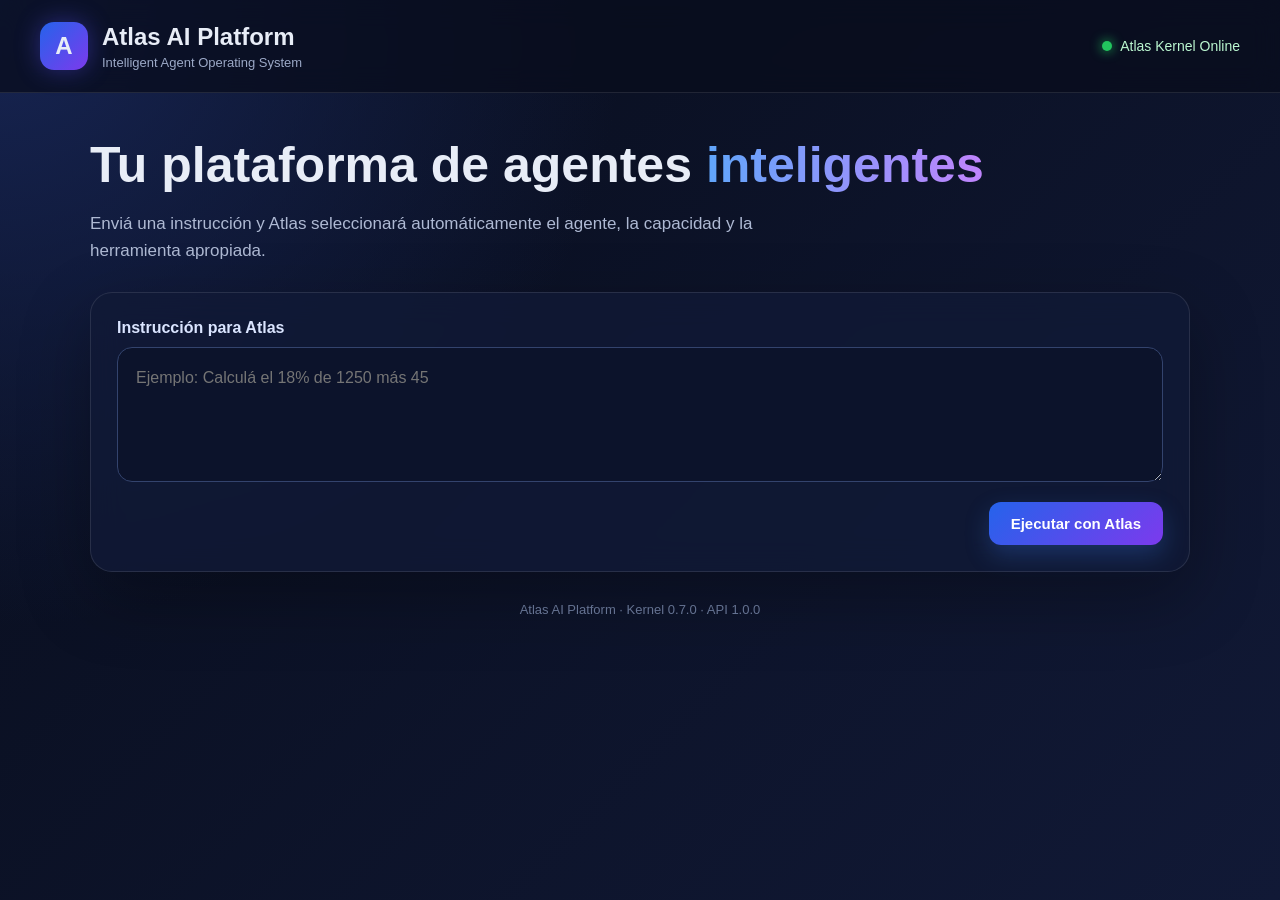
<file: app/ui/index.html>
<!DOCTYPE html>
<html lang="es">
<head>
    <meta charset="UTF-8">
    <meta
        name="viewport"
        content="width=device-width, initial-scale=1.0"
    >

    <title>Atlas AI Platform</title>

    <style>
        * {
            box-sizing: border-box;
        }

        body {
            margin: 0;
            min-height: 100vh;
            font-family: Arial, Helvetica, sans-serif;
            color: #e8edf7;
            background:
                radial-gradient(circle at top left, #172554, transparent 40%),
                linear-gradient(135deg, #080d1c, #111936);
        }

        .header {
            display: flex;
            justify-content: space-between;
            align-items: center;
            padding: 22px 40px;
            border-bottom: 1px solid rgba(255, 255, 255, 0.10);
            background: rgba(8, 13, 28, 0.75);
            backdrop-filter: blur(14px);
        }

        .brand {
            display: flex;
            align-items: center;
            gap: 14px;
        }

        .logo {
            display: grid;
            place-items: center;
            width: 48px;
            height: 48px;
            font-size: 24px;
            font-weight: bold;
            border-radius: 14px;
            background: linear-gradient(135deg, #2563eb, #7c3aed);
            box-shadow: 0 0 25px rgba(79, 70, 229, 0.45);
        }

        .brand h1 {
            margin: 0;
            font-size: 24px;
        }

        .brand p {
            margin: 4px 0 0;
            color: #9ca9c7;
            font-size: 13px;
        }

        .status {
            display: flex;
            align-items: center;
            gap: 8px;
            color: #bbf7d0;
            font-size: 14px;
        }

        .status-dot {
            width: 10px;
            height: 10px;
            border-radius: 50%;
            background: #22c55e;
            box-shadow: 0 0 12px #22c55e;
        }

        .container {
            width: min(1100px, calc(100% - 40px));
            margin: 45px auto;
        }

        .hero {
            margin-bottom: 28px;
        }

        .hero h2 {
            margin: 0 0 10px;
            font-size: clamp(30px, 5vw, 50px);
            line-height: 1.1;
        }

        .hero span {
            background: linear-gradient(90deg, #60a5fa, #c084fc);
            -webkit-background-clip: text;
            color: transparent;
        }

        .hero p {
            max-width: 700px;
            color: #aeb9d3;
            font-size: 17px;
            line-height: 1.6;
        }

        .panel {
            padding: 26px;
            border: 1px solid rgba(255, 255, 255, 0.10);
            border-radius: 22px;
            background: rgba(17, 25, 54, 0.80);
            box-shadow: 0 25px 70px rgba(0, 0, 0, 0.30);
            backdrop-filter: blur(16px);
        }

        label {
            display: block;
            margin-bottom: 10px;
            color: #dbe5ff;
            font-weight: bold;
        }

        textarea {
            width: 100%;
            min-height: 135px;
            padding: 18px;
            resize: vertical;
            color: #f8fafc;
            font-family: inherit;
            font-size: 16px;
            line-height: 1.5;
            border: 1px solid #33436d;
            border-radius: 15px;
            outline: none;
            background: #0c132b;
            transition: 0.2s;
        }

        textarea:focus {
            border-color: #60a5fa;
            box-shadow: 0 0 0 3px rgba(96, 165, 250, 0.15);
        }

        .actions {
            display: flex;
            justify-content: flex-end;
            gap: 12px;
            margin-top: 16px;
        }

        button {
            min-width: 150px;
            padding: 13px 22px;
            color: white;
            font-size: 15px;
            font-weight: bold;
            border: none;
            border-radius: 12px;
            cursor: pointer;
            background: linear-gradient(135deg, #2563eb, #7c3aed);
            box-shadow: 0 10px 25px rgba(59, 130, 246, 0.25);
            transition: transform 0.2s, opacity 0.2s;
        }

        button:hover {
            transform: translateY(-2px);
        }

        button:disabled {
            cursor: wait;
            opacity: 0.60;
            transform: none;
        }

        .result-section {
            display: none;
            margin-top: 25px;
        }

        .result-grid {
            display: grid;
            grid-template-columns: repeat(3, 1fr);
            gap: 14px;
            margin-bottom: 16px;
        }

        .info-card {
            padding: 17px;
            border: 1px solid rgba(255, 255, 255, 0.08);
            border-radius: 15px;
            background: #0c132b;
        }

        .info-card .title {
            color: #8fa0c3;
            font-size: 12px;
            text-transform: uppercase;
            letter-spacing: 1px;
        }

        .info-card .value {
            margin-top: 8px;
            color: #f8fafc;
            font-size: 16px;
            font-weight: bold;
        }

        .output-card {
            padding: 20px;
            border-left: 4px solid #60a5fa;
            border-radius: 12px;
            background: #0c132b;
        }

        .output-card h3 {
            margin: 0 0 12px;
            color: #93c5fd;
        }

        .output {
            margin: 0;
            color: #f8fafc;
            font-size: 18px;
            line-height: 1.6;
            white-space: pre-wrap;
        }

        .error {
            display: none;
            margin-top: 18px;
            padding: 16px;
            color: #fecaca;
            border: 1px solid rgba(239, 68, 68, 0.35);
            border-radius: 12px;
            background: rgba(127, 29, 29, 0.35);
        }

        .footer {
            margin-top: 30px;
            text-align: center;
            color: #7180a3;
            font-size: 13px;
        }

        @media (max-width: 750px) {
            .header {
                padding: 18px 20px;
            }

            .status {
                display: none;
            }

            .container {
                margin-top: 30px;
            }

            .result-grid {
                grid-template-columns: 1fr;
            }

            .actions {
                display: block;
            }

            button {
                width: 100%;
            }
        }
    </style>
</head>

<body>

<header class="header">
    <div class="brand">
        <div class="logo">A</div>

        <div>
            <h1>Atlas AI Platform</h1>
            <p>Intelligent Agent Operating System</p>
        </div>
    </div>

    <div class="status">
        <div class="status-dot"></div>
        <span>Atlas Kernel Online</span>
    </div>
</header>

<main class="container">

    <section class="hero">
        <h2>
            Tu plataforma de agentes
            <span>inteligentes</span>
        </h2>

        <p>
            Enviá una instrucción y Atlas seleccionará automáticamente
            el agente, la capacidad y la herramienta apropiada.
        </p>
    </section>

    <section class="panel">

        <label for="prompt">
            Instrucción para Atlas
        </label>

        <textarea
            id="prompt"
            placeholder="Ejemplo: Calculá el 18% de 1250 más 45"
        ></textarea>

        <div class="actions">
            <button id="executeButton" onclick="executeAtlas()">
                Ejecutar con Atlas
            </button>
        </div>

        <div id="errorBox" class="error"></div>

        <section id="resultSection" class="result-section">

            <div class="result-grid">

                <div class="info-card">
                    <div class="title">Agente</div>
                    <div id="agent" class="value">-</div>
                </div>

                <div class="info-card">
                    <div class="title">Capacidad</div>
                    <div id="capability" class="value">-</div>
                </div>

                <div class="info-card">
                    <div class="title">Herramienta</div>
                    <div id="tool" class="value">-</div>
                </div>

            </div>

            <div class="output-card">
                <h3>Resultado</h3>
                <p id="output" class="output"></p>
            </div>

        </section>

    </section>

    <div class="footer">
        Atlas AI Platform · Kernel 0.7.0 · API 1.0.0
    </div>

</main>

<script>
    async function executeAtlas() {
        const promptElement = document.getElementById("prompt");
        const button = document.getElementById("executeButton");
        const resultSection = document.getElementById("resultSection");
        const errorBox = document.getElementById("errorBox");

        const prompt = promptElement.value.trim();

        errorBox.style.display = "none";
        resultSection.style.display = "none";

        if (!prompt) {
            showError("Escribí una instrucción antes de ejecutar.");
            return;
        }

        button.disabled = true;
        button.textContent = "Atlas está trabajando...";

        try {
            const response = await fetch("/execute", {
                method: "POST",
                headers: {
                    "Content-Type": "application/json"
                },
                body: JSON.stringify({
                    prompt: prompt
                })
            });

            const data = await response.json();

            if (!response.ok) {
                const detail = data.detail || "La ejecución no pudo completarse.";
                throw new Error(detail);
            }

            const result = data.result || {};

            document.getElementById("agent").textContent =
                result.agent || "No informado";

            document.getElementById("capability").textContent =
                result.capability || "No informada";

            document.getElementById("tool").textContent =
                result.selected_tool || "No informada";

            document.getElementById("output").textContent =
                result.output ||
                JSON.stringify(result, null, 2);

            resultSection.style.display = "block";

        } catch (error) {
            showError(error.message);
        } finally {
            button.disabled = false;
            button.textContent = "Ejecutar con Atlas";
        }
    }

    function showError(message) {
        const errorBox = document.getElementById("errorBox");

        errorBox.textContent = message;
        errorBox.style.display = "block";
    }

    document
        .getElementById("prompt")
        .addEventListener("keydown", function(event) {
            if (event.ctrlKey && event.key === "Enter") {
                executeAtlas();
            }
        });
</script>

</body>
</html>
</file>
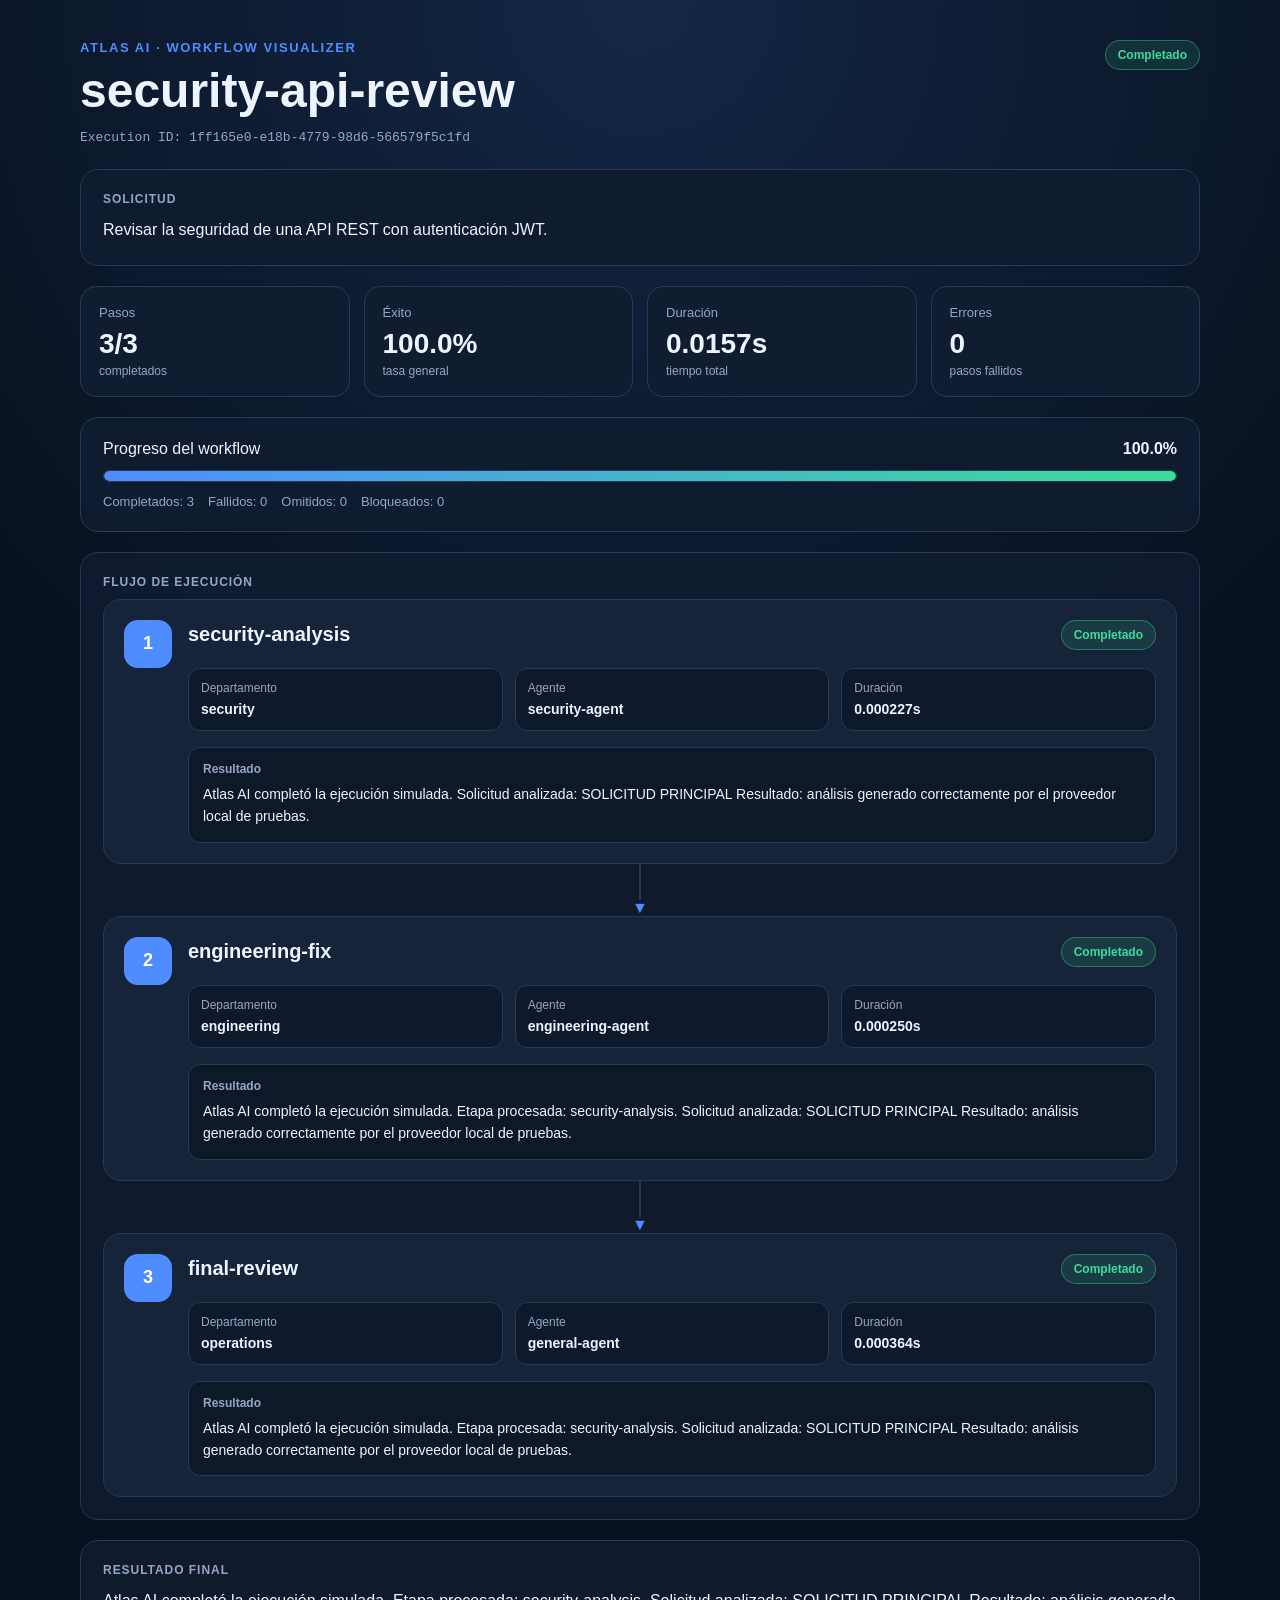
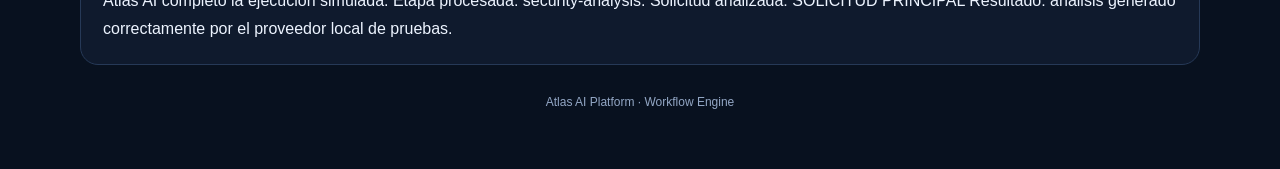
<file: workflow_visualizer_test.html>
<!DOCTYPE html>
<html lang="es">
<head>
    <meta charset="UTF-8">
    <meta
        name="viewport"
        content="width=device-width, initial-scale=1.0"
    >
    <title>Atlas AI - security-api-review</title>
    
<style>
    :root {
        --background: #08111f;
        --panel: #101c2f;
        --panel-soft: #16243a;
        --border: #263957;
        --text: #edf4ff;
        --muted: #93a7c5;
        --accent: #4f8cff;
        --success: #3ddc97;
        --danger: #ff647c;
        --warning: #f2c94c;
        --blocked: #c084fc;
        --neutral: #94a3b8;
    }

    * {
        box-sizing: border-box;
    }

    body {
        margin: 0;
        background:
            radial-gradient(
                circle at top,
                #142746 0%,
                var(--background) 45%
            );
        color: var(--text);
        font-family:
            Inter,
            Segoe UI,
            Arial,
            sans-serif;
    }

    .atlas-workflow-page {
        width: min(
            1120px,
            calc(100% - 32px)
        );
        margin: 0 auto;
        padding: 40px 0 60px;
    }

    .hero {
        display: flex;
        justify-content: space-between;
        align-items: flex-start;
        gap: 24px;
        margin-bottom: 24px;
    }

    .eyebrow {
        color: var(--accent);
        font-size: 13px;
        font-weight: 700;
        letter-spacing: 0.12em;
        margin-bottom: 10px;
    }

    h1 {
        margin: 0;
        font-size: clamp(
            30px,
            5vw,
            48px
        );
        line-height: 1.1;
    }

    .execution-id {
        color: var(--muted);
        margin-top: 12px;
        font-family:
            Consolas,
            monospace;
        font-size: 13px;
    }

    .status-badge {
        display: inline-flex;
        align-items: center;
        justify-content: center;
        border-radius: 999px;
        padding: 7px 12px;
        font-size: 12px;
        font-weight: 700;
        white-space: nowrap;
        border: 1px solid transparent;
    }

    .status-completed {
        background: rgba(
            61,
            220,
            151,
            0.12
        );
        border-color: rgba(
            61,
            220,
            151,
            0.4
        );
        color: var(--success);
    }

    .status-failed {
        background: rgba(
            255,
            100,
            124,
            0.12
        );
        border-color: rgba(
            255,
            100,
            124,
            0.4
        );
        color: var(--danger);
    }

    .status-running,
    .status-pending {
        background: rgba(
            242,
            201,
            76,
            0.12
        );
        border-color: rgba(
            242,
            201,
            76,
            0.4
        );
        color: var(--warning);
    }

    .status-blocked {
        background: rgba(
            192,
            132,
            252,
            0.12
        );
        border-color: rgba(
            192,
            132,
            252,
            0.4
        );
        color: var(--blocked);
    }

    .status-skipped,
    .status-unknown {
        background: rgba(
            148,
            163,
            184,
            0.12
        );
        border-color: rgba(
            148,
            163,
            184,
            0.35
        );
        color: var(--neutral);
    }

    .request-card,
    .progress-section,
    .workflow-section,
    .final-output,
    .errors-section {
        background: rgba(
            16,
            28,
            47,
            0.92
        );
        border: 1px solid var(--border);
        border-radius: 18px;
        padding: 22px;
        margin-bottom: 20px;
    }

    .section-label,
    .section-title {
        color: var(--muted);
        text-transform: uppercase;
        letter-spacing: 0.08em;
        font-size: 12px;
        font-weight: 700;
        margin-bottom: 10px;
    }

    .request-text,
    .final-output-text {
        line-height: 1.7;
    }

    .metrics-grid {
        display: grid;
        grid-template-columns:
            repeat(
                4,
                minmax(0, 1fr)
            );
        gap: 14px;
        margin-bottom: 20px;
    }

    .metric-card {
        background: var(--panel);
        border: 1px solid var(--border);
        border-radius: 16px;
        padding: 18px;
    }

    .metric-label {
        color: var(--muted);
        font-size: 13px;
    }

    .metric-value {
        font-size: 28px;
        font-weight: 750;
        margin: 8px 0 4px;
    }

    .metric-description {
        color: var(--muted);
        font-size: 12px;
    }

    .progress-header {
        display: flex;
        justify-content: space-between;
        gap: 16px;
        margin-bottom: 12px;
    }

    .progress-track {
        width: 100%;
        height: 12px;
        border-radius: 999px;
        background: #091323;
        overflow: hidden;
        border: 1px solid var(--border);
    }

    .progress-fill {
        height: 100%;
        background:
            linear-gradient(
                90deg,
                var(--accent),
                var(--success)
            );
        border-radius: inherit;
    }

    .progress-summary {
        display: flex;
        flex-wrap: wrap;
        gap: 14px;
        color: var(--muted);
        font-size: 13px;
        margin-top: 12px;
    }

    .workflow-flow {
        display: flex;
        flex-direction: column;
        align-items: stretch;
    }

    .workflow-step {
        display: grid;
        grid-template-columns:
            48px
            minmax(0, 1fr);
        gap: 16px;
        background: var(--panel-soft);
        border: 1px solid var(--border);
        border-radius: 18px;
        padding: 20px;
    }

    .step-number {
        width: 48px;
        height: 48px;
        display: flex;
        align-items: center;
        justify-content: center;
        background: var(--accent);
        color: white;
        border-radius: 14px;
        font-size: 18px;
        font-weight: 800;
    }

    .step-header {
        display: flex;
        justify-content: space-between;
        align-items: center;
        gap: 14px;
    }

    .step-header h2 {
        margin: 0;
        font-size: 20px;
    }

    .step-meta {
        display: grid;
        grid-template-columns:
            repeat(
                3,
                minmax(0, 1fr)
            );
        gap: 12px;
        margin-top: 18px;
    }

    .meta-item {
        background: rgba(
            8,
            17,
            31,
            0.55
        );
        border: 1px solid var(--border);
        border-radius: 12px;
        padding: 12px;
    }

    .meta-item span {
        display: block;
        color: var(--muted);
        font-size: 12px;
        margin-bottom: 5px;
    }

    .meta-item strong {
        font-size: 14px;
    }

    .step-output {
        margin-top: 16px;
        background: rgba(
            8,
            17,
            31,
            0.65
        );
        border: 1px solid var(--border);
        border-radius: 12px;
        padding: 14px;
    }

    .step-output-label {
        color: var(--muted);
        font-size: 12px;
        font-weight: 700;
        margin-bottom: 7px;
    }

    .step-output-text {
        line-height: 1.6;
        font-size: 14px;
    }

    .workflow-arrow {
        display: flex;
        flex-direction: column;
        align-items: center;
        color: var(--accent);
        min-height: 52px;
    }

    .arrow-line {
        width: 2px;
        flex: 1;
        background: var(--border);
    }

    .arrow-head {
        line-height: 1;
    }

    .errors-section {
        border-color: rgba(
            255,
            100,
            124,
            0.45
        );
    }

    .errors-section ul {
        margin: 0;
        padding-left: 22px;
        color: var(--danger);
    }

    .footer {
        text-align: center;
        color: var(--muted);
        font-size: 12px;
        padding-top: 10px;
    }

    .empty-state {
        color: var(--muted);
        text-align: center;
        padding: 30px;
    }

    @media (
        max-width: 800px
    ) {
        .metrics-grid {
            grid-template-columns:
                repeat(
                    2,
                    minmax(0, 1fr)
                );
        }

        .step-meta {
            grid-template-columns:
                1fr;
        }
    }

    @media (
        max-width: 520px
    ) {
        .atlas-workflow-page {
            width:
                calc(100% - 20px);
            padding-top: 24px;
        }

        .hero {
            flex-direction: column;
        }

        .metrics-grid {
            grid-template-columns:
                1fr;
        }

        .workflow-step {
            grid-template-columns:
                1fr;
        }

        .step-header {
            align-items: flex-start;
            flex-direction: column;
        }
    }
</style>

</head>
<body>
    
<main class="atlas-workflow-page">
    <header class="hero">
        <div>
            <div class="eyebrow">
                ATLAS AI · WORKFLOW VISUALIZER
            </div>

            <h1>
                security-api-review
            </h1>

            <div class="execution-id">
                Execution ID: 1ff165e0-e18b-4779-98d6-566579f5c1fd
            </div>
        </div>

        <div class="status-badge status-completed">
            Completado
        </div>
    </header>

    
            <section class="request-card">
                <div class="section-label">
                    Solicitud
                </div>
                <div class="request-text">
                    Revisar la seguridad de una API REST con autenticación JWT.
                </div>
            </section>
            

    <section class="metrics-grid">
        
        <div class="metric-card">
            <div class="metric-label">
                Pasos
            </div>

            <div class="metric-value">
                3/3
            </div>

            <div class="metric-description">
                completados
            </div>
        </div>
        

        
        <div class="metric-card">
            <div class="metric-label">
                Éxito
            </div>

            <div class="metric-value">
                100.0%
            </div>

            <div class="metric-description">
                tasa general
            </div>
        </div>
        

        
        <div class="metric-card">
            <div class="metric-label">
                Duración
            </div>

            <div class="metric-value">
                0.0157s
            </div>

            <div class="metric-description">
                tiempo total
            </div>
        </div>
        

        
        <div class="metric-card">
            <div class="metric-label">
                Errores
            </div>

            <div class="metric-value">
                0
            </div>

            <div class="metric-description">
                pasos fallidos
            </div>
        </div>
        
    </section>

    <section class="progress-section">
        <div class="progress-header">
            <span>Progreso del workflow</span>
            <strong>100.0%</strong>
        </div>

        <div class="progress-track">
            <div
                class="progress-fill"
                style="width: 100.0%"
            ></div>
        </div>

        <div class="progress-summary">
            <span>Completados: 3</span>
            <span>Fallidos: 0</span>
            <span>Omitidos: 0</span>
            <span>Bloqueados: 0</span>
        </div>
    </section>

    <section class="workflow-section">
        <div class="section-title">
            Flujo de ejecución
        </div>

        <div class="workflow-flow">
            
        <article class="workflow-step">
            <div class="step-number">
                1
            </div>

            <div class="step-main">
                <div class="step-header">
                    <h2>security-analysis</h2>

                    <span class="status-badge status-completed">
                        Completado
                    </span>
                </div>

                <div class="step-meta">
                    <div class="meta-item">
                        <span>Departamento</span>
                        <strong>security</strong>
                    </div>

                    <div class="meta-item">
                        <span>Agente</span>
                        <strong>security-agent</strong>
                    </div>

                    <div class="meta-item">
                        <span>Duración</span>
                        <strong>0.000227s</strong>
                    </div>
                </div>

                
            <div class="step-output">
                <div class="step-output-label">
                    Resultado
                </div>

                <div class="step-output-text">
                    Atlas AI completó la ejecución simulada. Solicitud analizada: SOLICITUD PRINCIPAL Resultado: análisis generado correctamente por el proveedor local de pruebas.
                </div>
            </div>
            
            </div>
        </article>
        

                    <div class="workflow-arrow">
                        <div class="arrow-line"></div>
                        <div class="arrow-head">▼</div>
                    </div>
                    

        <article class="workflow-step">
            <div class="step-number">
                2
            </div>

            <div class="step-main">
                <div class="step-header">
                    <h2>engineering-fix</h2>

                    <span class="status-badge status-completed">
                        Completado
                    </span>
                </div>

                <div class="step-meta">
                    <div class="meta-item">
                        <span>Departamento</span>
                        <strong>engineering</strong>
                    </div>

                    <div class="meta-item">
                        <span>Agente</span>
                        <strong>engineering-agent</strong>
                    </div>

                    <div class="meta-item">
                        <span>Duración</span>
                        <strong>0.000250s</strong>
                    </div>
                </div>

                
            <div class="step-output">
                <div class="step-output-label">
                    Resultado
                </div>

                <div class="step-output-text">
                    Atlas AI completó la ejecución simulada. Etapa procesada: security-analysis. Solicitud analizada: SOLICITUD PRINCIPAL Resultado: análisis generado correctamente por el proveedor local de pruebas.
                </div>
            </div>
            
            </div>
        </article>
        

                    <div class="workflow-arrow">
                        <div class="arrow-line"></div>
                        <div class="arrow-head">▼</div>
                    </div>
                    

        <article class="workflow-step">
            <div class="step-number">
                3
            </div>

            <div class="step-main">
                <div class="step-header">
                    <h2>final-review</h2>

                    <span class="status-badge status-completed">
                        Completado
                    </span>
                </div>

                <div class="step-meta">
                    <div class="meta-item">
                        <span>Departamento</span>
                        <strong>operations</strong>
                    </div>

                    <div class="meta-item">
                        <span>Agente</span>
                        <strong>general-agent</strong>
                    </div>

                    <div class="meta-item">
                        <span>Duración</span>
                        <strong>0.000364s</strong>
                    </div>
                </div>

                
            <div class="step-output">
                <div class="step-output-label">
                    Resultado
                </div>

                <div class="step-output-text">
                    Atlas AI completó la ejecución simulada. Etapa procesada: security-analysis. Solicitud analizada: SOLICITUD PRINCIPAL Resultado: análisis generado correctamente por el proveedor local de pruebas.
                </div>
            </div>
            
            </div>
        </article>
        
        </div>
    </section>

    
        <section class="final-output">
            <div class="section-label">
                Resultado final
            </div>

            <div class="final-output-text">
                Atlas AI completó la ejecución simulada. Etapa procesada: security-analysis. Solicitud analizada: SOLICITUD PRINCIPAL Resultado: análisis generado correctamente por el proveedor local de pruebas.
            </div>
        </section>
        

    

    <footer class="footer">
        Atlas AI Platform · Workflow Engine
    </footer>
</main>

</body>
</html>
</file>
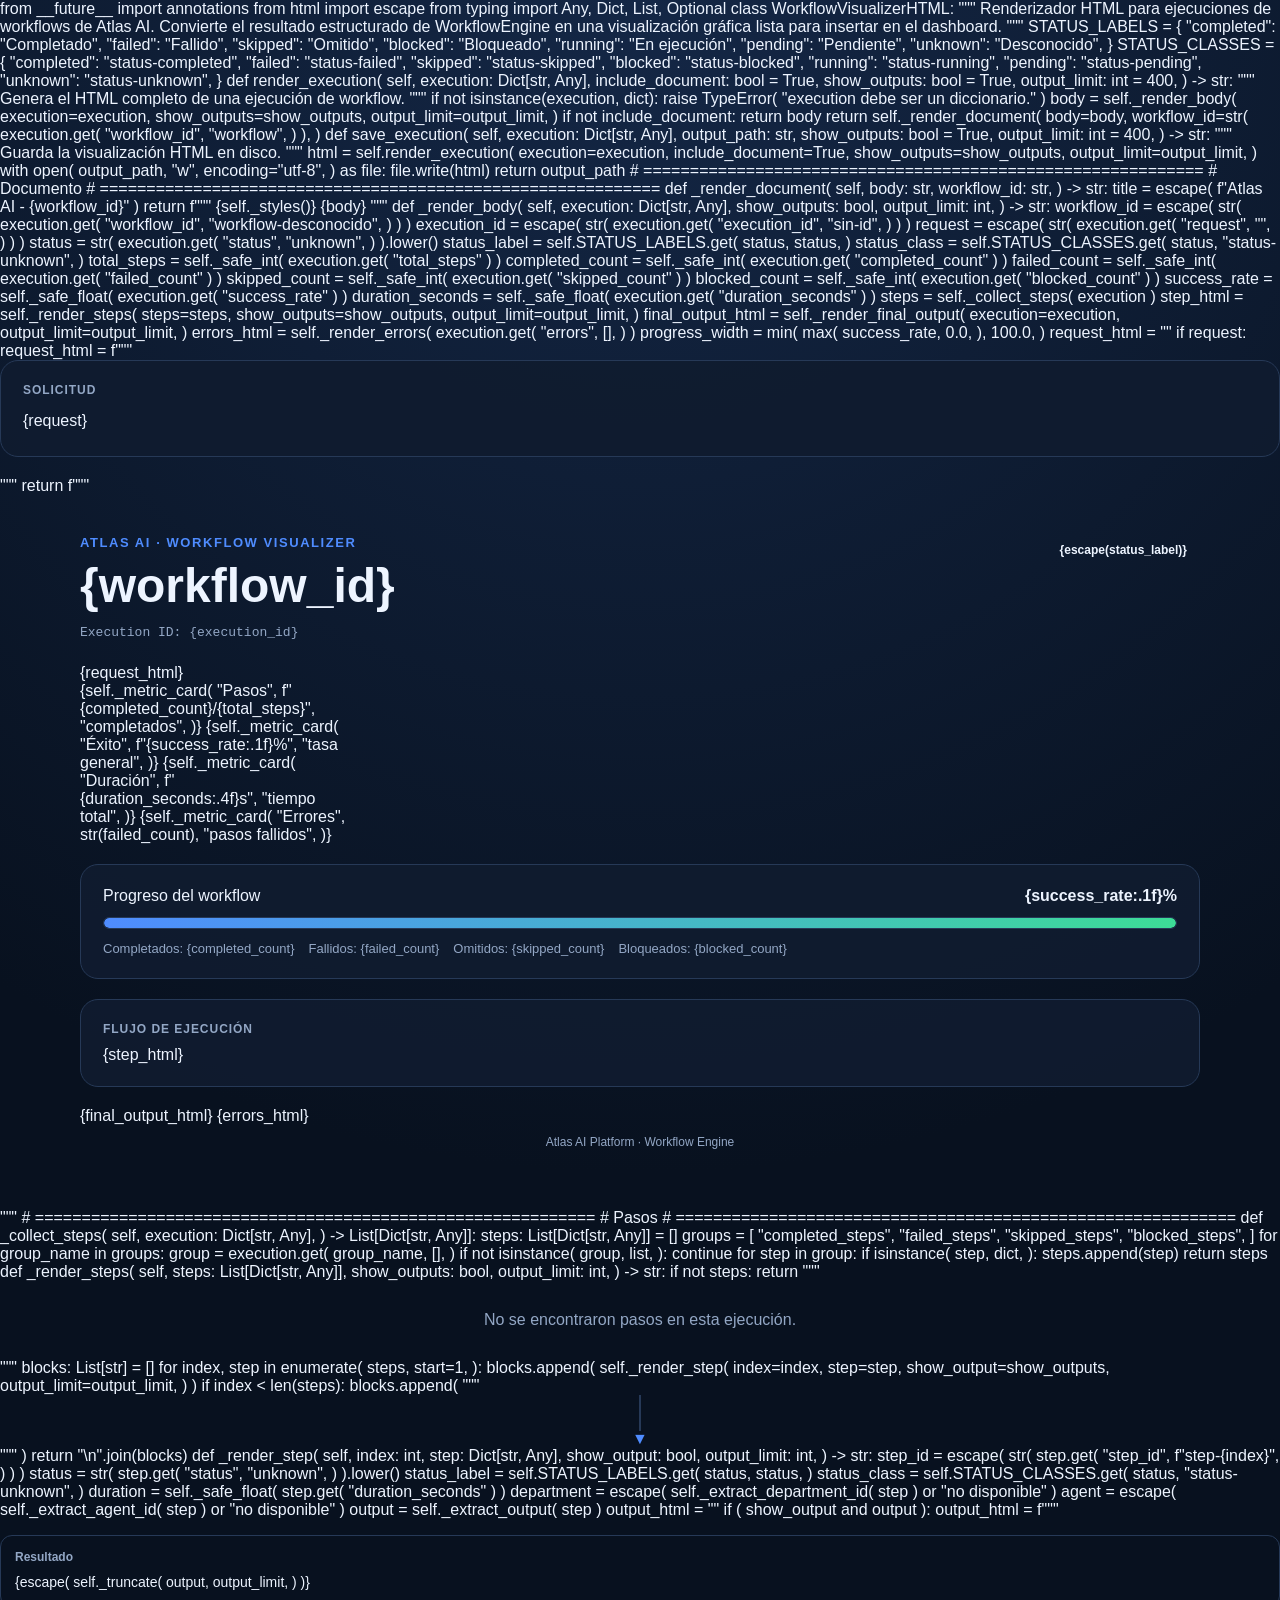
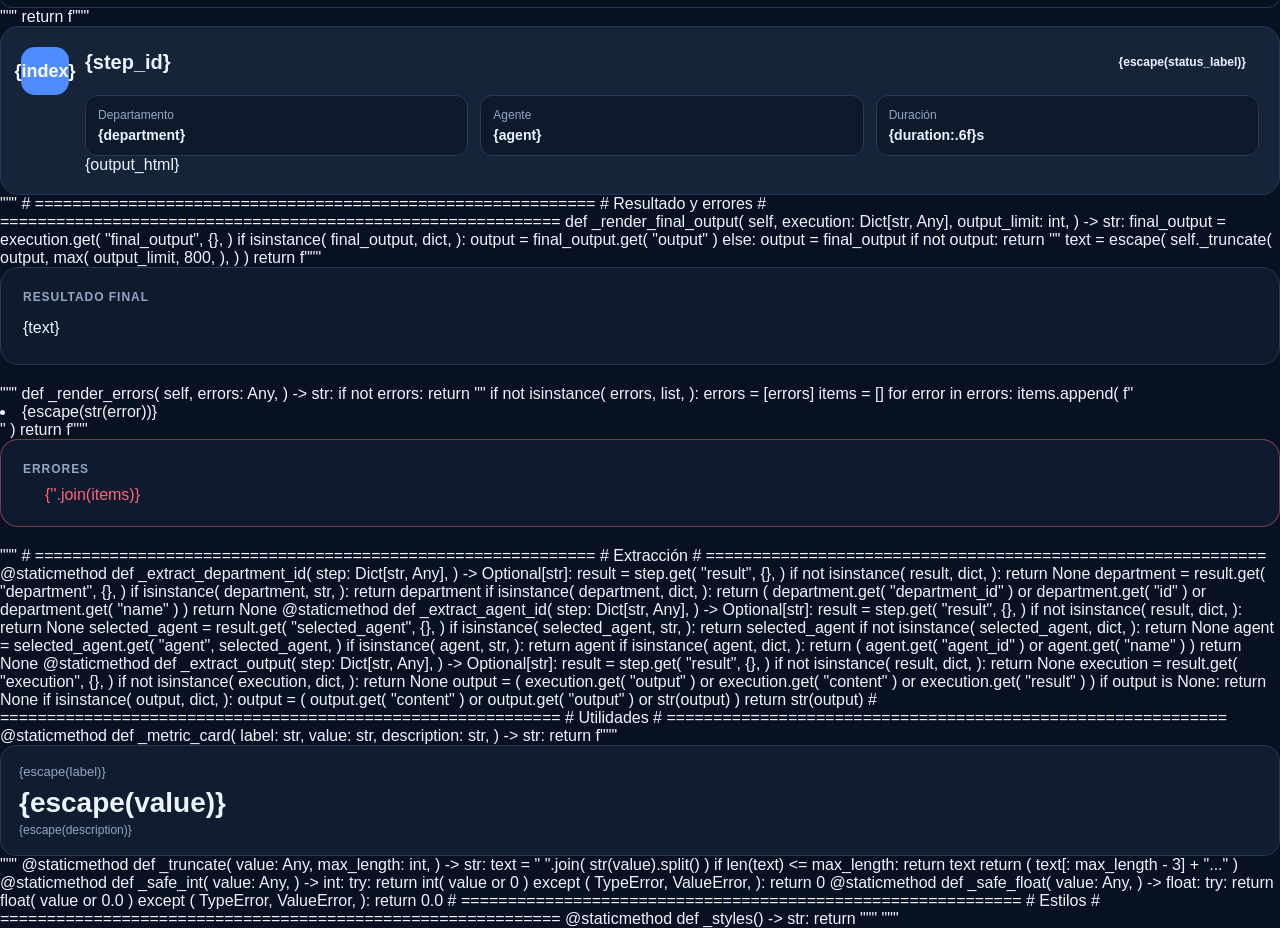
<file: atlas/workflows/workflow_visualizer_html.html>
from __future__ import annotations

from html import escape
from typing import Any, Dict, List, Optional


class WorkflowVisualizerHTML:
    """
    Renderizador HTML para ejecuciones de workflows de Atlas AI.

    Convierte el resultado estructurado de WorkflowEngine en una
    visualización gráfica lista para insertar en el dashboard.
    """

    STATUS_LABELS = {
        "completed": "Completado",
        "failed": "Fallido",
        "skipped": "Omitido",
        "blocked": "Bloqueado",
        "running": "En ejecución",
        "pending": "Pendiente",
        "unknown": "Desconocido",
    }

    STATUS_CLASSES = {
        "completed": "status-completed",
        "failed": "status-failed",
        "skipped": "status-skipped",
        "blocked": "status-blocked",
        "running": "status-running",
        "pending": "status-pending",
        "unknown": "status-unknown",
    }

    def render_execution(
        self,
        execution: Dict[str, Any],
        include_document: bool = True,
        show_outputs: bool = True,
        output_limit: int = 400,
    ) -> str:
        """
        Genera el HTML completo de una ejecución de workflow.
        """

        if not isinstance(execution, dict):
            raise TypeError(
                "execution debe ser un diccionario."
            )

        body = self._render_body(
            execution=execution,
            show_outputs=show_outputs,
            output_limit=output_limit,
        )

        if not include_document:
            return body

        return self._render_document(
            body=body,
            workflow_id=str(
                execution.get(
                    "workflow_id",
                    "workflow",
                )
            ),
        )

    def save_execution(
        self,
        execution: Dict[str, Any],
        output_path: str,
        show_outputs: bool = True,
        output_limit: int = 400,
    ) -> str:
        """
        Guarda la visualización HTML en disco.
        """

        html = self.render_execution(
            execution=execution,
            include_document=True,
            show_outputs=show_outputs,
            output_limit=output_limit,
        )

        with open(
            output_path,
            "w",
            encoding="utf-8",
        ) as file:
            file.write(html)

        return output_path

    # ============================================================
    # Documento
    # ============================================================

    def _render_document(
        self,
        body: str,
        workflow_id: str,
    ) -> str:
        title = escape(
            f"Atlas AI - {workflow_id}"
        )

        return f"""<!DOCTYPE html>
<html lang="es">
<head>
    <meta charset="UTF-8">
    <meta
        name="viewport"
        content="width=device-width, initial-scale=1.0"
    >
    <title>{title}</title>
    {self._styles()}
</head>
<body>
    {body}
</body>
</html>
"""

    def _render_body(
        self,
        execution: Dict[str, Any],
        show_outputs: bool,
        output_limit: int,
    ) -> str:
        workflow_id = escape(
            str(
                execution.get(
                    "workflow_id",
                    "workflow-desconocido",
                )
            )
        )

        execution_id = escape(
            str(
                execution.get(
                    "execution_id",
                    "sin-id",
                )
            )
        )

        request = escape(
            str(
                execution.get(
                    "request",
                    "",
                )
            )
        )

        status = str(
            execution.get(
                "status",
                "unknown",
            )
        ).lower()

        status_label = self.STATUS_LABELS.get(
            status,
            status,
        )

        status_class = self.STATUS_CLASSES.get(
            status,
            "status-unknown",
        )

        total_steps = self._safe_int(
            execution.get(
                "total_steps"
            )
        )

        completed_count = self._safe_int(
            execution.get(
                "completed_count"
            )
        )

        failed_count = self._safe_int(
            execution.get(
                "failed_count"
            )
        )

        skipped_count = self._safe_int(
            execution.get(
                "skipped_count"
            )
        )

        blocked_count = self._safe_int(
            execution.get(
                "blocked_count"
            )
        )

        success_rate = self._safe_float(
            execution.get(
                "success_rate"
            )
        )

        duration_seconds = self._safe_float(
            execution.get(
                "duration_seconds"
            )
        )

        steps = self._collect_steps(
            execution
        )

        step_html = self._render_steps(
            steps=steps,
            show_outputs=show_outputs,
            output_limit=output_limit,
        )

        final_output_html = self._render_final_output(
            execution=execution,
            output_limit=output_limit,
        )

        errors_html = self._render_errors(
            execution.get(
                "errors",
                [],
            )
        )

        progress_width = min(
            max(
                success_rate,
                0.0,
            ),
            100.0,
        )

        request_html = ""

        if request:
            request_html = f"""
            <section class="request-card">
                <div class="section-label">
                    Solicitud
                </div>
                <div class="request-text">
                    {request}
                </div>
            </section>
            """

        return f"""
<main class="atlas-workflow-page">
    <header class="hero">
        <div>
            <div class="eyebrow">
                ATLAS AI · WORKFLOW VISUALIZER
            </div>

            <h1>
                {workflow_id}
            </h1>

            <div class="execution-id">
                Execution ID: {execution_id}
            </div>
        </div>

        <div class="status-badge {status_class}">
            {escape(status_label)}
        </div>
    </header>

    {request_html}

    <section class="metrics-grid">
        {self._metric_card(
            "Pasos",
            f"{completed_count}/{total_steps}",
            "completados",
        )}

        {self._metric_card(
            "Éxito",
            f"{success_rate:.1f}%",
            "tasa general",
        )}

        {self._metric_card(
            "Duración",
            f"{duration_seconds:.4f}s",
            "tiempo total",
        )}

        {self._metric_card(
            "Errores",
            str(failed_count),
            "pasos fallidos",
        )}
    </section>

    <section class="progress-section">
        <div class="progress-header">
            <span>Progreso del workflow</span>
            <strong>{success_rate:.1f}%</strong>
        </div>

        <div class="progress-track">
            <div
                class="progress-fill"
                style="width: {progress_width:.1f}%"
            ></div>
        </div>

        <div class="progress-summary">
            <span>Completados: {completed_count}</span>
            <span>Fallidos: {failed_count}</span>
            <span>Omitidos: {skipped_count}</span>
            <span>Bloqueados: {blocked_count}</span>
        </div>
    </section>

    <section class="workflow-section">
        <div class="section-title">
            Flujo de ejecución
        </div>

        <div class="workflow-flow">
            {step_html}
        </div>
    </section>

    {final_output_html}

    {errors_html}

    <footer class="footer">
        Atlas AI Platform · Workflow Engine
    </footer>
</main>
"""

    # ============================================================
    # Pasos
    # ============================================================

    def _collect_steps(
        self,
        execution: Dict[str, Any],
    ) -> List[Dict[str, Any]]:
        steps: List[Dict[str, Any]] = []

        groups = [
            "completed_steps",
            "failed_steps",
            "skipped_steps",
            "blocked_steps",
        ]

        for group_name in groups:
            group = execution.get(
                group_name,
                [],
            )

            if not isinstance(
                group,
                list,
            ):
                continue

            for step in group:
                if isinstance(
                    step,
                    dict,
                ):
                    steps.append(step)

        return steps

    def _render_steps(
        self,
        steps: List[Dict[str, Any]],
        show_outputs: bool,
        output_limit: int,
    ) -> str:
        if not steps:
            return """
            <div class="empty-state">
                No se encontraron pasos en esta ejecución.
            </div>
            """

        blocks: List[str] = []

        for index, step in enumerate(
            steps,
            start=1,
        ):
            blocks.append(
                self._render_step(
                    index=index,
                    step=step,
                    show_output=show_outputs,
                    output_limit=output_limit,
                )
            )

            if index < len(steps):
                blocks.append(
                    """
                    <div class="workflow-arrow">
                        <div class="arrow-line"></div>
                        <div class="arrow-head">▼</div>
                    </div>
                    """
                )

        return "\n".join(blocks)

    def _render_step(
        self,
        index: int,
        step: Dict[str, Any],
        show_output: bool,
        output_limit: int,
    ) -> str:
        step_id = escape(
            str(
                step.get(
                    "step_id",
                    f"step-{index}",
                )
            )
        )

        status = str(
            step.get(
                "status",
                "unknown",
            )
        ).lower()

        status_label = self.STATUS_LABELS.get(
            status,
            status,
        )

        status_class = self.STATUS_CLASSES.get(
            status,
            "status-unknown",
        )

        duration = self._safe_float(
            step.get(
                "duration_seconds"
            )
        )

        department = escape(
            self._extract_department_id(
                step
            )
            or "no disponible"
        )

        agent = escape(
            self._extract_agent_id(
                step
            )
            or "no disponible"
        )

        output = self._extract_output(
            step
        )

        output_html = ""

        if (
            show_output
            and output
        ):
            output_html = f"""
            <div class="step-output">
                <div class="step-output-label">
                    Resultado
                </div>

                <div class="step-output-text">
                    {escape(
                        self._truncate(
                            output,
                            output_limit,
                        )
                    )}
                </div>
            </div>
            """

        return f"""
        <article class="workflow-step">
            <div class="step-number">
                {index}
            </div>

            <div class="step-main">
                <div class="step-header">
                    <h2>{step_id}</h2>

                    <span class="status-badge {status_class}">
                        {escape(status_label)}
                    </span>
                </div>

                <div class="step-meta">
                    <div class="meta-item">
                        <span>Departamento</span>
                        <strong>{department}</strong>
                    </div>

                    <div class="meta-item">
                        <span>Agente</span>
                        <strong>{agent}</strong>
                    </div>

                    <div class="meta-item">
                        <span>Duración</span>
                        <strong>{duration:.6f}s</strong>
                    </div>
                </div>

                {output_html}
            </div>
        </article>
        """

    # ============================================================
    # Resultado y errores
    # ============================================================

    def _render_final_output(
        self,
        execution: Dict[str, Any],
        output_limit: int,
    ) -> str:
        final_output = execution.get(
            "final_output",
            {},
        )

        if isinstance(
            final_output,
            dict,
        ):
            output = final_output.get(
                "output"
            )
        else:
            output = final_output

        if not output:
            return ""

        text = escape(
            self._truncate(
                output,
                max(
                    output_limit,
                    800,
                ),
            )
        )

        return f"""
        <section class="final-output">
            <div class="section-label">
                Resultado final
            </div>

            <div class="final-output-text">
                {text}
            </div>
        </section>
        """

    def _render_errors(
        self,
        errors: Any,
    ) -> str:
        if not errors:
            return ""

        if not isinstance(
            errors,
            list,
        ):
            errors = [errors]

        items = []

        for error in errors:
            items.append(
                f"<li>{escape(str(error))}</li>"
            )

        return f"""
        <section class="errors-section">
            <div class="section-label">
                Errores
            </div>

            <ul>
                {''.join(items)}
            </ul>
        </section>
        """

    # ============================================================
    # Extracción
    # ============================================================

    @staticmethod
    def _extract_department_id(
        step: Dict[str, Any],
    ) -> Optional[str]:
        result = step.get(
            "result",
            {},
        )

        if not isinstance(
            result,
            dict,
        ):
            return None

        department = result.get(
            "department",
            {},
        )

        if isinstance(
            department,
            str,
        ):
            return department

        if isinstance(
            department,
            dict,
        ):
            return (
                department.get(
                    "department_id"
                )
                or department.get(
                    "id"
                )
                or department.get(
                    "name"
                )
            )

        return None

    @staticmethod
    def _extract_agent_id(
        step: Dict[str, Any],
    ) -> Optional[str]:
        result = step.get(
            "result",
            {},
        )

        if not isinstance(
            result,
            dict,
        ):
            return None

        selected_agent = result.get(
            "selected_agent",
            {},
        )

        if isinstance(
            selected_agent,
            str,
        ):
            return selected_agent

        if not isinstance(
            selected_agent,
            dict,
        ):
            return None

        agent = selected_agent.get(
            "agent",
            selected_agent,
        )

        if isinstance(
            agent,
            str,
        ):
            return agent

        if isinstance(
            agent,
            dict,
        ):
            return (
                agent.get(
                    "agent_id"
                )
                or agent.get(
                    "name"
                )
            )

        return None

    @staticmethod
    def _extract_output(
        step: Dict[str, Any],
    ) -> Optional[str]:
        result = step.get(
            "result",
            {},
        )

        if not isinstance(
            result,
            dict,
        ):
            return None

        execution = result.get(
            "execution",
            {},
        )

        if not isinstance(
            execution,
            dict,
        ):
            return None

        output = (
            execution.get(
                "output"
            )
            or execution.get(
                "content"
            )
            or execution.get(
                "result"
            )
        )

        if output is None:
            return None

        if isinstance(
            output,
            dict,
        ):
            output = (
                output.get(
                    "content"
                )
                or output.get(
                    "output"
                )
                or str(output)
            )

        return str(output)

    # ============================================================
    # Utilidades
    # ============================================================

    @staticmethod
    def _metric_card(
        label: str,
        value: str,
        description: str,
    ) -> str:
        return f"""
        <div class="metric-card">
            <div class="metric-label">
                {escape(label)}
            </div>

            <div class="metric-value">
                {escape(value)}
            </div>

            <div class="metric-description">
                {escape(description)}
            </div>
        </div>
        """

    @staticmethod
    def _truncate(
        value: Any,
        max_length: int,
    ) -> str:
        text = " ".join(
            str(value).split()
        )

        if len(text) <= max_length:
            return text

        return (
            text[: max_length - 3]
            + "..."
        )

    @staticmethod
    def _safe_int(
        value: Any,
    ) -> int:
        try:
            return int(
                value or 0
            )
        except (
            TypeError,
            ValueError,
        ):
            return 0

    @staticmethod
    def _safe_float(
        value: Any,
    ) -> float:
        try:
            return float(
                value or 0.0
            )
        except (
            TypeError,
            ValueError,
        ):
            return 0.0

    # ============================================================
    # Estilos
    # ============================================================

    @staticmethod
    def _styles() -> str:
        return """
<style>
    :root {
        --background: #08111f;
        --panel: #101c2f;
        --panel-soft: #16243a;
        --border: #263957;
        --text: #edf4ff;
        --muted: #93a7c5;
        --accent: #4f8cff;
        --success: #3ddc97;
        --danger: #ff647c;
        --warning: #f2c94c;
        --blocked: #c084fc;
        --neutral: #94a3b8;
    }

    * {
        box-sizing: border-box;
    }

    body {
        margin: 0;
        background:
            radial-gradient(
                circle at top,
                #142746 0%,
                var(--background) 45%
            );
        color: var(--text);
        font-family:
            Inter,
            Segoe UI,
            Arial,
            sans-serif;
    }

    .atlas-workflow-page {
        width: min(
            1120px,
            calc(100% - 32px)
        );
        margin: 0 auto;
        padding: 40px 0 60px;
    }

    .hero {
        display: flex;
        justify-content: space-between;
        align-items: flex-start;
        gap: 24px;
        margin-bottom: 24px;
    }

    .eyebrow {
        color: var(--accent);
        font-size: 13px;
        font-weight: 700;
        letter-spacing: 0.12em;
        margin-bottom: 10px;
    }

    h1 {
        margin: 0;
        font-size: clamp(
            30px,
            5vw,
            48px
        );
        line-height: 1.1;
    }

    .execution-id {
        color: var(--muted);
        margin-top: 12px;
        font-family:
            Consolas,
            monospace;
        font-size: 13px;
    }

    .status-badge {
        display: inline-flex;
        align-items: center;
        justify-content: center;
        border-radius: 999px;
        padding: 7px 12px;
        font-size: 12px;
        font-weight: 700;
        white-space: nowrap;
        border: 1px solid transparent;
    }

    .status-completed {
        background: rgba(
            61,
            220,
            151,
            0.12
        );
        border-color: rgba(
            61,
            220,
            151,
            0.4
        );
        color: var(--success);
    }

    .status-failed {
        background: rgba(
            255,
            100,
            124,
            0.12
        );
        border-color: rgba(
            255,
            100,
            124,
            0.4
        );
        color: var(--danger);
    }

    .status-running,
    .status-pending {
        background: rgba(
            242,
            201,
            76,
            0.12
        );
        border-color: rgba(
            242,
            201,
            76,
            0.4
        );
        color: var(--warning);
    }

    .status-blocked {
        background: rgba(
            192,
            132,
            252,
            0.12
        );
        border-color: rgba(
            192,
            132,
            252,
            0.4
        );
        color: var(--blocked);
    }

    .status-skipped,
    .status-unknown {
        background: rgba(
            148,
            163,
            184,
            0.12
        );
        border-color: rgba(
            148,
            163,
            184,
            0.35
        );
        color: var(--neutral);
    }

    .request-card,
    .progress-section,
    .workflow-section,
    .final-output,
    .errors-section {
        background: rgba(
            16,
            28,
            47,
            0.92
        );
        border: 1px solid var(--border);
        border-radius: 18px;
        padding: 22px;
        margin-bottom: 20px;
    }

    .section-label,
    .section-title {
        color: var(--muted);
        text-transform: uppercase;
        letter-spacing: 0.08em;
        font-size: 12px;
        font-weight: 700;
        margin-bottom: 10px;
    }

    .request-text,
    .final-output-text {
        line-height: 1.7;
    }

    .metrics-grid {
        display: grid;
        grid-template-columns:
            repeat(
                4,
                minmax(0, 1fr)
            );
        gap: 14px;
        margin-bottom: 20px;
    }

    .metric-card {
        background: var(--panel);
        border: 1px solid var(--border);
        border-radius: 16px;
        padding: 18px;
    }

    .metric-label {
        color: var(--muted);
        font-size: 13px;
    }

    .metric-value {
        font-size: 28px;
        font-weight: 750;
        margin: 8px 0 4px;
    }

    .metric-description {
        color: var(--muted);
        font-size: 12px;
    }

    .progress-header {
        display: flex;
        justify-content: space-between;
        gap: 16px;
        margin-bottom: 12px;
    }

    .progress-track {
        width: 100%;
        height: 12px;
        border-radius: 999px;
        background: #091323;
        overflow: hidden;
        border: 1px solid var(--border);
    }

    .progress-fill {
        height: 100%;
        background:
            linear-gradient(
                90deg,
                var(--accent),
                var(--success)
            );
        border-radius: inherit;
    }

    .progress-summary {
        display: flex;
        flex-wrap: wrap;
        gap: 14px;
        color: var(--muted);
        font-size: 13px;
        margin-top: 12px;
    }

    .workflow-flow {
        display: flex;
        flex-direction: column;
        align-items: stretch;
    }

    .workflow-step {
        display: grid;
        grid-template-columns:
            48px
            minmax(0, 1fr);
        gap: 16px;
        background: var(--panel-soft);
        border: 1px solid var(--border);
        border-radius: 18px;
        padding: 20px;
    }

    .step-number {
        width: 48px;
        height: 48px;
        display: flex;
        align-items: center;
        justify-content: center;
        background: var(--accent);
        color: white;
        border-radius: 14px;
        font-size: 18px;
        font-weight: 800;
    }

    .step-header {
        display: flex;
        justify-content: space-between;
        align-items: center;
        gap: 14px;
    }

    .step-header h2 {
        margin: 0;
        font-size: 20px;
    }

    .step-meta {
        display: grid;
        grid-template-columns:
            repeat(
                3,
                minmax(0, 1fr)
            );
        gap: 12px;
        margin-top: 18px;
    }

    .meta-item {
        background: rgba(
            8,
            17,
            31,
            0.55
        );
        border: 1px solid var(--border);
        border-radius: 12px;
        padding: 12px;
    }

    .meta-item span {
        display: block;
        color: var(--muted);
        font-size: 12px;
        margin-bottom: 5px;
    }

    .meta-item strong {
        font-size: 14px;
    }

    .step-output {
        margin-top: 16px;
        background: rgba(
            8,
            17,
            31,
            0.65
        );
        border: 1px solid var(--border);
        border-radius: 12px;
        padding: 14px;
    }

    .step-output-label {
        color: var(--muted);
        font-size: 12px;
        font-weight: 700;
        margin-bottom: 7px;
    }

    .step-output-text {
        line-height: 1.6;
        font-size: 14px;
    }

    .workflow-arrow {
        display: flex;
        flex-direction: column;
        align-items: center;
        color: var(--accent);
        min-height: 52px;
    }

    .arrow-line {
        width: 2px;
        flex: 1;
        background: var(--border);
    }

    .arrow-head {
        line-height: 1;
    }

    .errors-section {
        border-color: rgba(
            255,
            100,
            124,
            0.45
        );
    }

    .errors-section ul {
        margin: 0;
        padding-left: 22px;
        color: var(--danger);
    }

    .footer {
        text-align: center;
        color: var(--muted);
        font-size: 12px;
        padding-top: 10px;
    }

    .empty-state {
        color: var(--muted);
        text-align: center;
        padding: 30px;
    }

    @media (
        max-width: 800px
    ) {
        .metrics-grid {
            grid-template-columns:
                repeat(
                    2,
                    minmax(0, 1fr)
                );
        }

        .step-meta {
            grid-template-columns:
                1fr;
        }
    }

    @media (
        max-width: 520px
    ) {
        .atlas-workflow-page {
            width:
                calc(100% - 20px);
            padding-top: 24px;
        }

        .hero {
            flex-direction: column;
        }

        .metrics-grid {
            grid-template-columns:
                1fr;
        }

        .workflow-step {
            grid-template-columns:
                1fr;
        }

        .step-header {
            align-items: flex-start;
            flex-direction: column;
        }
    }
</style>
"""
</file>
